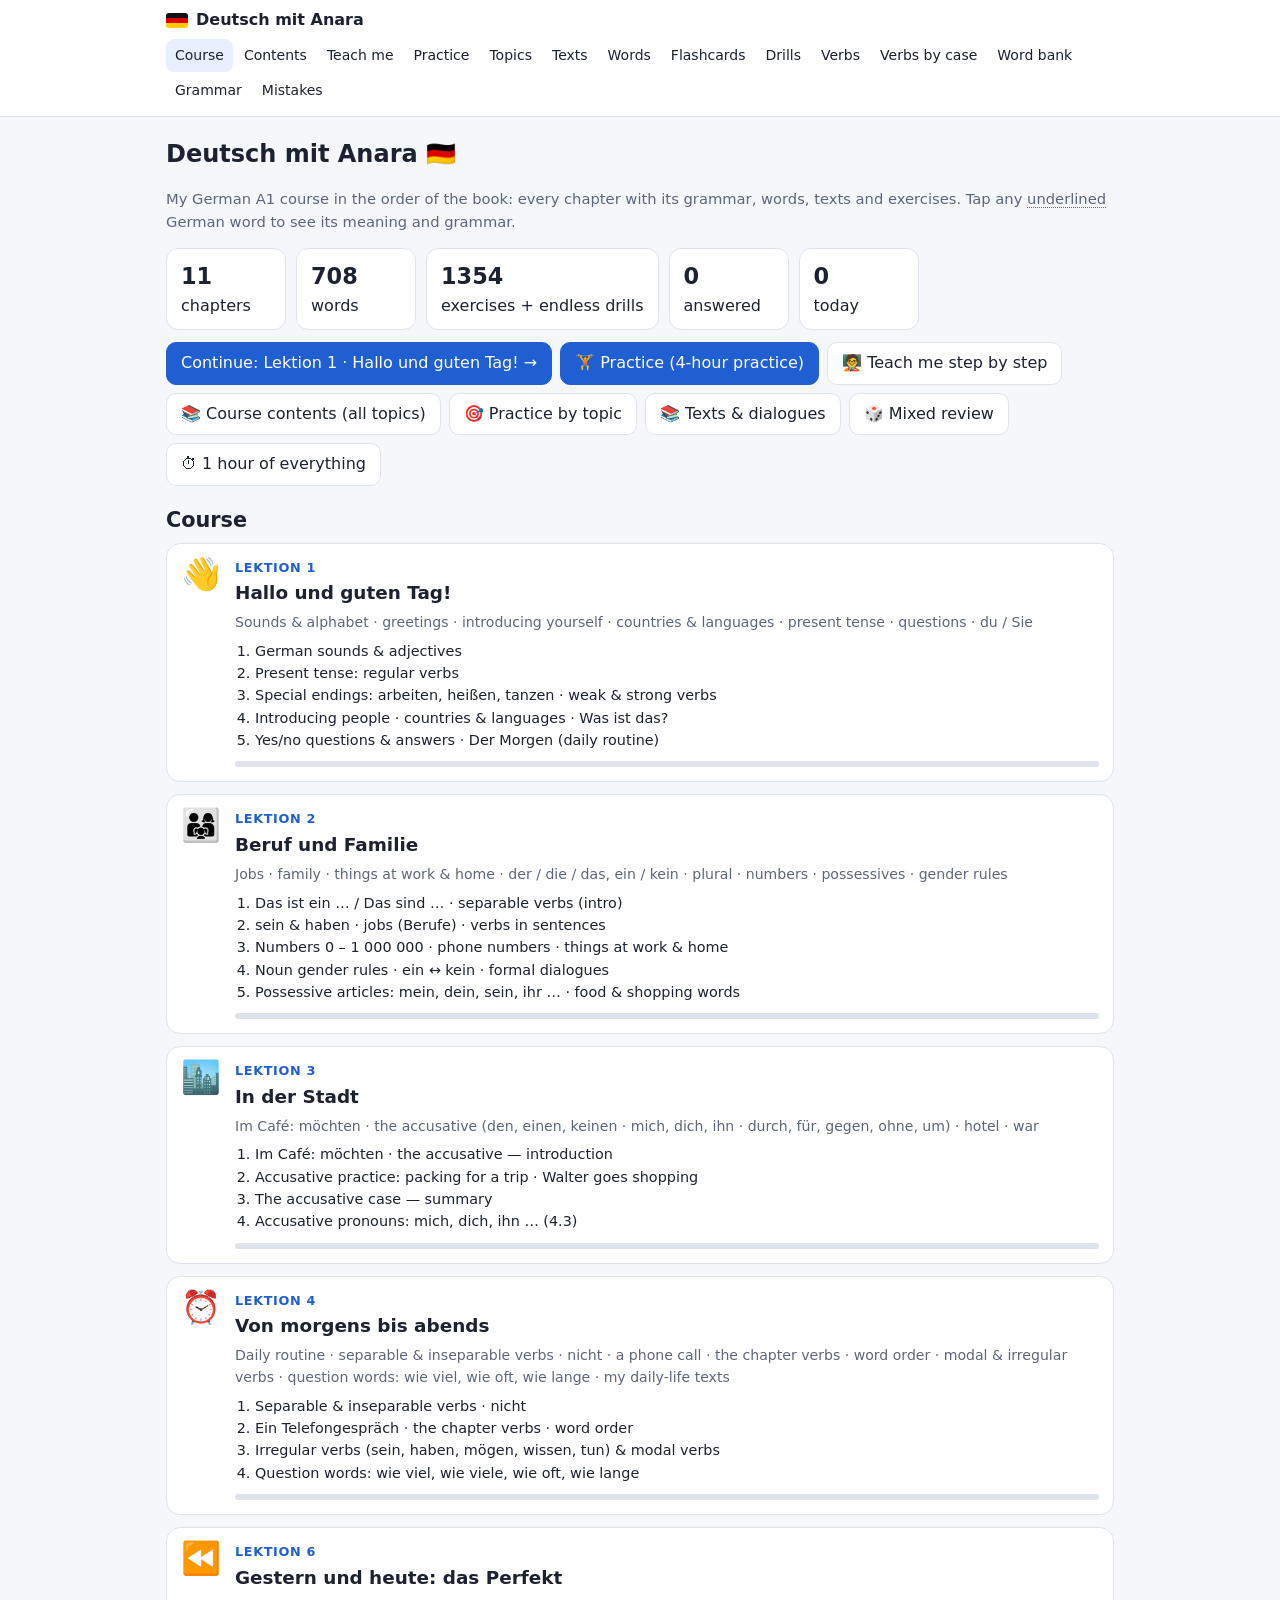
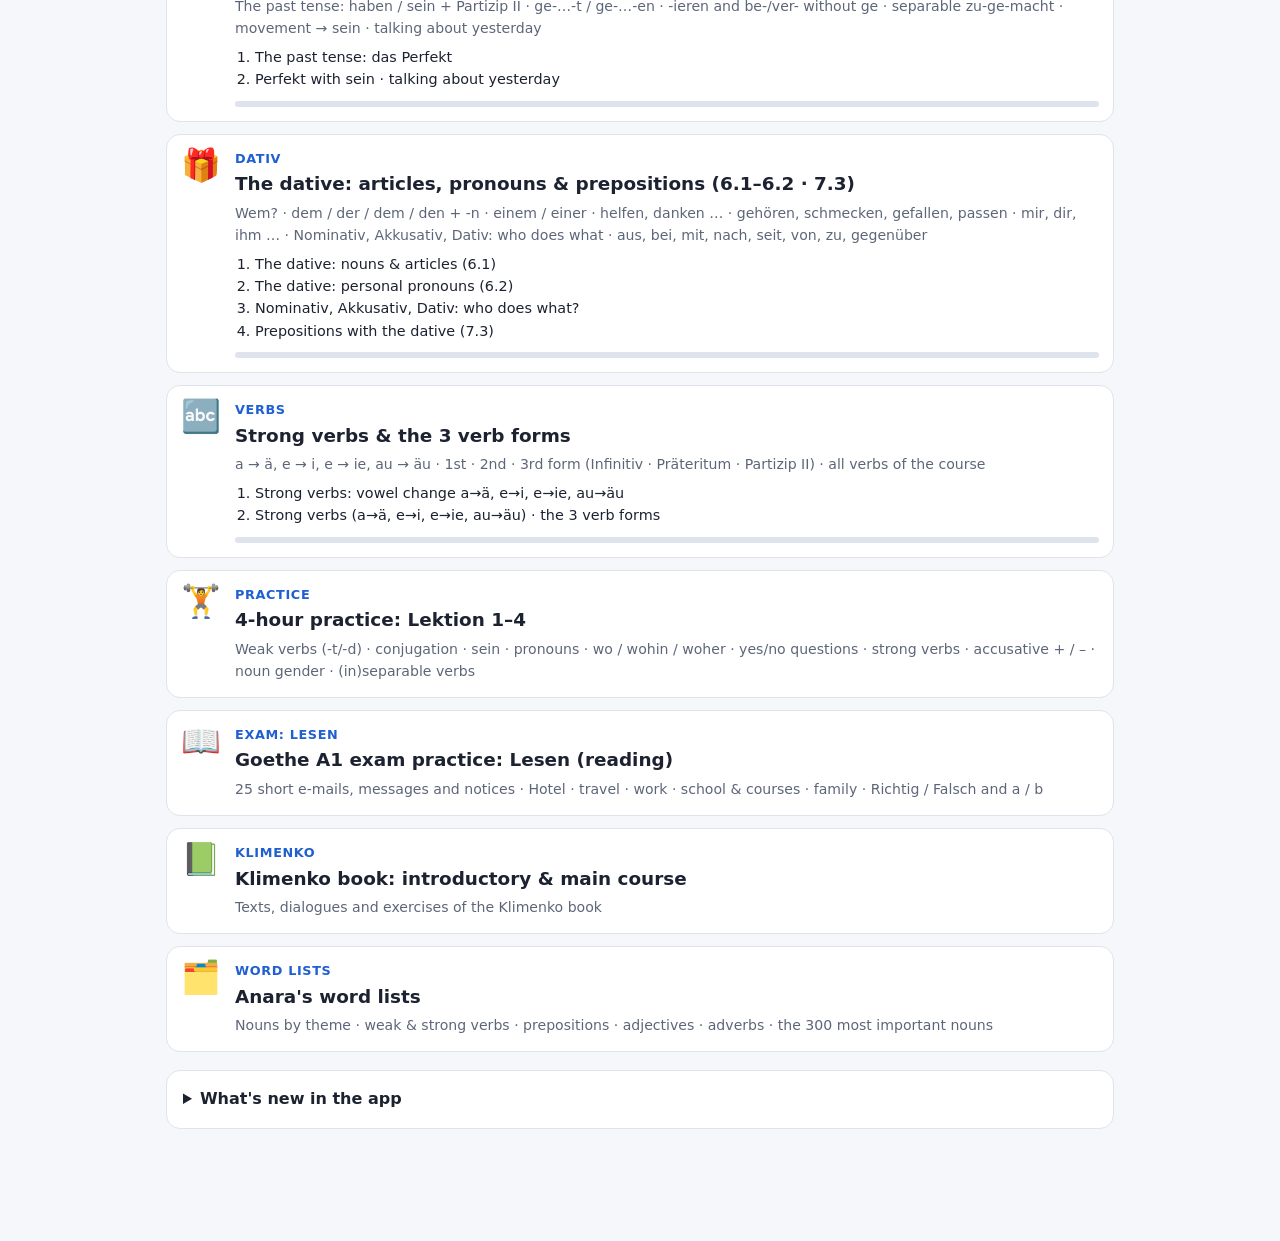
<file: class/index.html>
<!doctype html>
<html lang="en" translate="no" class="notranslate">
<head>
<meta charset="utf-8">
<meta name="google" content="notranslate">
<meta name="viewport" content="width=device-width, initial-scale=1, viewport-fit=cover">
<title>Deutsch mit Anara</title>
<meta name="description" content="Practice app for my German A1 classes with Anara Bekbolotova: grammar, word meanings and exercises for every lesson.">
<meta name="theme-color" content="#1f5fd1">
<link rel="icon" href="data:image/svg+xml,<svg xmlns='http://www.w3.org/2000/svg' viewBox='0 0 64 64'><rect width='64' height='21' fill='%23111'/><rect y='21' width='64' height='22' fill='%23d00'/><rect y='43' width='64' height='21' fill='%23fc0'/></svg>">
<style>
:root{--bg:#f6f7fb;--card:#fff;--ink:#1c2230;--mut:#5d6679;--line:#dfe3ec;--acc:#1f5fd1;--acc2:#e8f0ff;--ok:#1d8a4a;--okbg:#e6f6ec;--no:#c62828;--nobg:#fdecec;--warn:#fff4d6;--der:#1d5fd1;--die:#c62828;--das:#1d8a4a;--pl:#8a4bd1;--hl:#fff3b0}
@media (prefers-color-scheme:dark){:root:not([data-theme="light"]){--bg:#12151c;--card:#1b2029;--ink:#e8ebf2;--mut:#9aa3b5;--line:#2c3340;--acc:#6ea0ff;--acc2:#1f2a40;--ok:#4cc27d;--okbg:#16301f;--no:#ff7070;--nobg:#3a1c1c;--warn:#3a321a;--der:#7aa7ff;--die:#ff7b7b;--das:#5fd08e;--pl:#c39bff;--hl:#4a4318}}
:root[data-theme="dark"]{--bg:#12151c;--card:#1b2029;--ink:#e8ebf2;--mut:#9aa3b5;--line:#2c3340;--acc:#6ea0ff;--acc2:#1f2a40;--ok:#4cc27d;--okbg:#16301f;--no:#ff7070;--nobg:#3a1c1c;--warn:#3a321a;--der:#7aa7ff;--die:#ff7b7b;--das:#5fd08e;--pl:#c39bff;--hl:#4a4318}
*{box-sizing:border-box}
html{-webkit-text-size-adjust:100%}
body{margin:0;background:var(--bg);color:var(--ink);font:16px/1.55 system-ui,-apple-system,"Segoe UI",Roboto,Arial,sans-serif}
header{position:sticky;top:0;z-index:20;background:var(--card);border-bottom:1px solid var(--line)}
.bar{display:flex;align-items:center;gap:6px;max-width:980px;margin:auto;padding:8px 16px;flex-wrap:wrap}
.brand{font-weight:750;white-space:nowrap;text-decoration:none;color:var(--ink);display:flex;align-items:center;gap:8px}
.flag{display:inline-block;width:22px;height:15px;border-radius:3px;background:linear-gradient(#111 0 33%,#d00 33% 66%,#fc0 66%)}
nav{display:flex;gap:2px;flex-wrap:wrap;margin-left:auto}
nav a{color:var(--ink);text-decoration:none;padding:6px 9px;border-radius:8px;font-size:14px}
nav a:hover,nav a.on{background:var(--acc2)}
main{max-width:980px;margin:auto;padding:14px 16px 100px}
h1{font-size:1.5em;margin:.2em 0 .1em}h2{margin:.3em 0;font-size:1.3em}h3{margin:.4em 0 .4em;font-size:1.1em}h4{margin:.8em 0 .3em}
.card{background:var(--card);border:1px solid var(--line);border-radius:14px;padding:16px;margin:12px 0}
.muted{color:var(--mut);font-size:.92em}
.grid{display:grid;grid-template-columns:repeat(auto-fill,minmax(260px,1fr));gap:12px}
.lesson{display:block;text-decoration:none;color:var(--ink);background:var(--card);border:1px solid var(--line);border-radius:14px;padding:14px;transition:border-color .15s}
.lesson:hover{border-color:var(--acc)}
.lesson .d{font-size:.8em;color:var(--mut);text-transform:uppercase;letter-spacing:.04em}
.lesson .t{font-weight:700;margin:2px 0 6px}
.chips{display:flex;flex-wrap:wrap;gap:4px}
.chip{font-size:.78em;background:var(--acc2);border-radius:20px;padding:2px 8px}
.prog{height:6px;background:var(--line);border-radius:6px;overflow:hidden;margin-top:10px}.prog i{display:block;height:100%;background:var(--ok)}
.btn{display:inline-flex;align-items:center;justify-content:center;gap:6px;border:1px solid var(--line);background:var(--card);color:var(--ink);border-radius:10px;padding:8px 14px;font:inherit;cursor:pointer;text-decoration:none;min-height:42px}
.btn:hover{border-color:var(--acc)}.btn:disabled{opacity:.45;cursor:default}
.btn.go{background:var(--acc);color:#fff;border-color:var(--acc)}
.btn.sm{padding:4px 10px;font-size:.9em;min-height:34px}
.row{display:flex;gap:8px;flex-wrap:wrap;align-items:center;margin:8px 0}
.tabs{display:flex;gap:4px;border-bottom:1px solid var(--line);margin:10px 0 4px;overflow-x:auto}
.tabs a{padding:8px 12px;text-decoration:none;color:var(--mut);border-bottom:2px solid transparent;white-space:nowrap}
.tabs a.on{color:var(--acc);border-color:var(--acc);font-weight:600}
table{border-collapse:collapse;width:100%;margin:8px 0;font-size:.95em}
th,td{border:1px solid var(--line);padding:6px 8px;text-align:left;vertical-align:top}
th{background:var(--acc2);font-weight:600}
.tw{overflow-x:auto}
.ex{margin:4px 0;padding:6px 10px;border-left:3px solid var(--acc);background:var(--acc2);border-radius:0 8px 8px 0}
.ex .en{display:block;color:var(--mut);font-size:.88em}.ex .note{font-style:italic}.tdl{display:block;color:var(--mut);font-size:.85em;font-weight:400}
.vex{color:var(--mut);font-size:.88em}
select.btn{max-width:100%;text-overflow:ellipsis}
.cday summary{cursor:pointer;font-size:1.02em;list-style:none;display:flex;gap:8px;align-items:baseline;flex-wrap:wrap}.cday summary::-webkit-details-marker{display:none}.ctn{display:inline-flex;align-items:center;justify-content:center;min-width:2em;height:2em;border-radius:50%;background:var(--acc2);color:var(--acc);font-weight:700;font-size:.9em}.cday[open] .ctn{background:var(--acc);color:#fff}.cbody{margin-top:8px}.badge{display:inline-block;font-size:.8em;background:var(--acc2);border-radius:20px;padding:2px 9px;text-decoration:none;color:var(--ink);font-weight:400}.wrows{max-height:320px;overflow:auto;border:1px solid var(--line);border-radius:10px;padding:6px}.wrow{padding:3px 0;border-bottom:1px dashed var(--line);font-size:.93em}.pn{color:var(--mut);font-size:.85em;display:inline-block;min-width:1.8em;text-align:right;margin-right:4px}.glist{margin:4px 0;padding-left:22px}
.csearch{position:sticky;top:58px;z-index:15;background:var(--card);padding:8px 0 4px;display:flex;flex-direction:column;gap:4px}.csearch input{width:100%;font:inherit;font-size:16px;padding:12px 14px;border:2px solid var(--acc);border-radius:12px;background:var(--card);color:var(--ink)}[hidden]{display:none!important}@media (max-width:900px){.csearch{position:static}}
.voicewarn{position:fixed;left:12px;right:12px;bottom:84px;z-index:95;background:var(--warn);border:2px solid #e0a800;border-radius:12px;padding:12px 14px;box-shadow:0 8px 30px rgba(0,0,0,.2);font-size:.95em;max-width:640px;margin:auto}
.ptgrid{display:grid;grid-template-columns:repeat(auto-fill,minmax(260px,1fr));gap:12px;margin:10px 0 18px}.ptcard{position:relative;display:block;text-decoration:none;color:var(--ink);background:var(--card);border:1px solid var(--line);border-radius:14px;padding:14px 14px 12px}.ptcard:hover{border-color:var(--acc);box-shadow:0 4px 14px rgba(0,0,0,.06)}.ptn{position:absolute;top:10px;right:12px;font-weight:700;color:var(--mut)}.pti{font-size:1.8em;line-height:1}.ptt{font-weight:750;font-size:1.08em;margin:6px 0 4px}
.steps{display:flex;gap:6px;flex-wrap:wrap}.steps a{display:inline-flex;align-items:center;justify-content:center;width:2.2em;height:2.2em;border-radius:50%;border:2px solid var(--line);text-decoration:none;color:var(--ink);font-weight:700}.steps a.seen{border-color:var(--ok)}.steps a.on{background:var(--acc);border-color:var(--acc);color:#fff}.tstep{border:2px solid var(--acc)}.chk{border-top:1px solid var(--line);padding:10px 0}.chk:first-child{border-top:0}.chkfb{margin-top:6px}.chkfb.ok{color:var(--ok)}.chkfb.no{color:var(--no)}.teachbox{background:var(--acc2);border-color:var(--acc)}.tnav{justify-content:space-between;margin-top:14px}.done{background:var(--okbg)}
.ctop-h{display:flex;gap:8px;align-items:center;flex-wrap:wrap}.ctt{font-weight:750;font-size:1.05em;color:var(--ink);text-decoration:none}.ctt:hover{color:var(--acc)}.cheads{margin:8px 0 2px;padding-left:2.6em;columns:2 300px;column-gap:24px}.cheads li{break-inside:avoid;padding:2px 0}.cheads a{text-decoration:none;color:var(--ink)}.cheads a:hover{color:var(--acc);text-decoration:underline}.cw{margin-top:6px}.cw summary{cursor:pointer;color:var(--acc);font-size:.92em}.flash-hl{box-shadow:0 0 0 3px var(--acc);transition:box-shadow .4s}
.chlist{display:grid;gap:12px}.chap{display:flex;gap:14px;text-decoration:none;color:var(--ink);background:var(--card);border:1px solid var(--line);border-radius:14px;padding:14px}.chap:hover{border-color:var(--acc)}.chn{font-size:2em;line-height:1}.chb{flex:1;min-width:0}.chb .d{font-size:.8em;color:var(--acc);text-transform:uppercase;letter-spacing:.05em;font-weight:700}.chb .t{font-weight:750;font-size:1.15em;margin:2px 0 4px}.chpages{margin:6px 0 0;padding-left:20px;font-size:.9em}.chh2{margin-top:22px;border-bottom:2px solid var(--acc);padding-bottom:4px}
.wcols{display:grid;grid-template-columns:repeat(auto-fill,minmax(270px,1fr));gap:12px;align-items:start;margin:8px 0 18px}
.wcol{background:var(--card);border:1px solid var(--line);border-radius:14px;padding:10px 12px;min-width:0}
.wch{border-bottom:2px solid var(--acc);padding-bottom:6px;margin-bottom:4px}
.wl{list-style:none;margin:0 0 8px;padding:0;max-height:520px;overflow:auto}
.wl li{display:flex;gap:8px;padding:5px 0;border-bottom:1px solid var(--line)}.wl li:last-child{border-bottom:0}
.wn{color:var(--mut);font-size:.8em;min-width:1.8em;text-align:right;padding-top:3px}
.wb{flex:1;min-width:0}.we{display:block;color:var(--mut);font-size:.88em}.wf{display:block;font-size:.82em;color:var(--ink)}
.wl .spk{font-size:.8em;padding:0 2px}
.jump{display:flex;flex-wrap:wrap;gap:6px;margin:8px 0}.jump a{font-size:.9em;background:var(--acc2);border-radius:20px;padding:4px 10px;text-decoration:none;color:var(--ink)}
.num{color:var(--mut);font-size:.85em;text-align:right;width:2.2em}.vf{font-size:.88em;margin-top:3px}.vfp{font-size:.95em}.vfk{display:inline-block;font-size:.72em;border-radius:10px;padding:0 6px;margin-right:4px;background:var(--acc2);color:var(--acc);font-weight:700;text-transform:uppercase;letter-spacing:.03em}.vfk.strong,.vfk.irregular,.vfk.mixed,.vfk.modal{background:var(--nobg);color:var(--no)}.vfk.weak{background:var(--okbg);color:var(--ok)}#pop .pf{margin:4px 0;font-size:.95em}
.daybox>summary{cursor:pointer;font-weight:700;font-size:1.05em;list-style:none;display:flex;gap:8px;align-items:baseline;flex-wrap:wrap}.daybox>summary::-webkit-details-marker{display:none}.daybox>summary::before{content:'▸';color:var(--acc)}.daybox[open]>summary::before{content:'▾'}.daybox .muted{font-weight:400}.dayup{margin-top:10px;background:var(--acc2);border-radius:10px;padding:8px 12px}.dayup ul{margin:4px 0 0;padding-left:18px}
.tip{background:var(--warn);border-radius:10px;padding:10px 12px;margin:8px 0}
.tipx{margin-top:8px;background:var(--card);border-radius:8px;padding:6px 10px}.tipxh{font-weight:700;font-size:.92em;margin-bottom:2px}.tipxs{font-weight:700;font-size:.85em;color:var(--acc);margin:8px 0 2px}.txr{padding:5px 0;border-top:1px solid var(--line)}.txr:first-of-type{border-top:0}.txr .en{display:block;color:var(--mut);font-size:.88em}.txr .why{display:block;color:var(--ok);font-size:.82em}
.m{color:var(--der);font-weight:600}.f{color:var(--die);font-weight:600}.n{color:var(--das);font-weight:600}.p{color:var(--pl);font-weight:600}
.hl{background:var(--hl);border-radius:3px;padding:0 2px}
.end{color:var(--no);font-weight:700}
.spk{border:0;background:none;cursor:pointer;font-size:1em;padding:2px 5px;border-radius:6px;color:var(--ink)}.spk:hover{background:var(--acc2)}
.w{cursor:pointer;border-bottom:1px dotted var(--mut)}.w:hover{background:var(--acc2)}
.vocab{width:100%}
.vocab td:first-child{white-space:nowrap}
.q{font-size:1.2em;margin:8px 0 14px;line-height:1.6}
.opts{display:grid;gap:8px}
.opt{text-align:left;justify-content:flex-start;width:100%}
.opt.right{background:var(--okbg);border-color:var(--ok)}.opt.wrong{background:var(--nobg);border-color:var(--no)}
input.ans{font:inherit;font-size:1.05em;padding:8px 10px;border:1px solid var(--line);border-radius:8px;background:var(--bg);color:var(--ink);min-width:110px;max-width:100%}
input.ans.wide{width:100%}
input.ans.right{border-color:var(--ok);background:var(--okbg)}input.ans.wrong{border-color:var(--no);background:var(--nobg)}
.keys{display:flex;gap:4px;margin:8px 0;flex-wrap:wrap}.keys button{min-width:40px;min-height:38px;border:1px solid var(--line);border-radius:8px;background:var(--card);color:var(--ink);font:inherit;cursor:pointer}
.fb{margin-top:12px;padding:10px 12px;border-radius:10px}
.fb.ok{background:var(--okbg)}.fb.no{background:var(--nobg)}
.tok{display:inline-block;padding:6px 10px;margin:3px;border:1px solid var(--line);border-radius:8px;background:var(--card);cursor:pointer;user-select:none}
.tok.used{opacity:.25;pointer-events:none}
.built{min-height:52px;border:2px dashed var(--line);border-radius:10px;padding:6px;margin:8px 0}
.mt{display:grid;grid-template-columns:1fr 1fr;gap:8px}
.mt .btn{width:100%;min-height:46px}
.mt .btn.picked{outline:2px solid var(--acc)}.mt .btn.done{background:var(--okbg);border-color:var(--ok);opacity:.7;pointer-events:none}.mt .btn.bad{background:var(--nobg)}
.qhead{display:flex;justify-content:space-between;align-items:center;gap:8px;color:var(--mut);font-size:.9em}
.flash{min-height:220px;display:flex;flex-direction:column;align-items:center;justify-content:center;text-align:center;cursor:pointer;font-size:1.5em}
.flash .sub{font-size:.6em;color:var(--mut);margin-top:10px}
#pop{position:fixed;z-index:90;max-width:340px;background:var(--card);border:1px solid var(--line);border-radius:12px;padding:10px 12px;box-shadow:0 8px 30px rgba(0,0,0,.18);display:none}
#pop b{font-size:1.1em}
.stat{display:flex;gap:10px;flex-wrap:wrap}.stat div{background:var(--card);border:1px solid var(--line);border-radius:12px;padding:10px 14px;min-width:120px}.stat b{display:block;font-size:1.4em}
.search{width:100%;font:inherit;padding:10px 12px;border:1px solid var(--line);border-radius:10px;background:var(--card);color:var(--ink)}
.big{font-size:2em;font-weight:700;margin:10px 0}
details summary{cursor:pointer;font-weight:600}
.hide{display:none}
.vcn{color:#1d4ed8;font-weight:700}.vca{color:#c2410c;font-weight:700}.vcd{color:#15803d;font-weight:700}.vcbtn.on{outline:2px solid var(--acc)}.vch{border-left:6px solid var(--line);padding-left:10px}.vch.k-n{border-color:#1d4ed8}.vch.k-a{border-color:#c2410c}.vch.k-d{border-color:#15803d}.vch.k-ad{border-image:linear-gradient(#c2410c,#15803d) 1}.vch.k-p{border-color:#7c3aed}.vch.k-m{border-color:#64748b}
@media (max-width:560px){nav a{padding:5px 7px;font-size:13px}.q{font-size:1.1em}.mt{grid-template-columns:1fr 1fr}}

/* chat teacher (same as the main app) */
#chatBtn{position:fixed;right:16px;bottom:16px;z-index:70;width:56px;height:56px;border-radius:50%;border:0;background:var(--acc);color:#fff;font-size:26px;box-shadow:0 6px 20px rgba(0,0,0,.25);cursor:pointer;transition:opacity .25s,transform .25s}#chatBtn.moving{opacity:0;transform:scale(.6);pointer-events:none}
#chatPanel{position:fixed;right:16px;bottom:84px;z-index:71;width:min(420px,calc(100vw - 32px));height:min(600px,calc(100vh - 120px));background:var(--card);border:1px solid var(--acc);border-radius:16px;box-shadow:0 10px 36px rgba(0,0,0,.25);display:flex;flex-direction:column}#chatPanel[hidden]{display:none}
.chh{display:flex;gap:6px;align-items:center;padding:8px 10px;border-bottom:1px solid var(--line)}.chh .chgrow{flex:1}.chh b{white-space:nowrap}.chh .btn{min-height:30px;padding:2px 8px}.btn.ghost{background:transparent;border-color:transparent}
#chatMsgs{flex:1;overflow:auto;padding:10px;display:flex;flex-direction:column;gap:8px}
.cm{padding:8px 10px;border-radius:12px;max-width:92%;font-size:.94em;line-height:1.45;overflow-wrap:anywhere}.cm.user{align-self:flex-end;background:var(--acc);color:#fff}.cm.assistant{align-self:flex-start;background:var(--bg)}
.cm .chip{border:1px solid var(--line);cursor:pointer;font:inherit;font-size:.85em;margin:3px 2px;color:var(--ink)}.cm .chip.go{background:var(--acc);color:#fff;border-color:var(--acc)}.cm .chip.act{background:var(--okbg)}.cm .spk{font-size:.8em;padding:0 2px}
.chq{display:flex;gap:4px;flex-wrap:wrap;padding:0 8px}.chq:empty{display:none}.chq .chip{border:1px solid var(--acc);cursor:pointer;font:inherit;font-size:.85em;margin:4px 0;background:var(--acc2);color:var(--ink)}
.chmic{display:flex;flex-direction:column;gap:4px}.chmic .btn{padding:4px 8px;min-height:30px}#chatMic.on{background:#e53935;color:#fff}.chlive{padding:0 10px;font-size:.85em}.chlive:empty{display:none}
.chi{display:flex;gap:6px;padding:8px;border-top:1px solid var(--line);align-items:flex-end}.chi textarea{flex:1;min-width:0;border:1px solid var(--line);border-radius:10px;padding:8px;font:inherit;font-size:16px;background:var(--card);color:var(--ink);resize:none}
@media (max-width:620px){#chatPanel{right:8px;left:8px;width:auto;bottom:80px;height:calc(100vh - 130px)}#chatBtn{right:12px;bottom:12px}}
</style>
</head>
<body>
<header><div class="bar">
  <a class="brand" href="#/"><span class="flag"></span>Deutsch mit Anara</a>
  <nav id="nav">
    <a href="#/" data-r="home">Course</a>
    <a href="#/contents" data-r="contents">Contents</a>
    <a href="#/teach" data-r="teach">Teach me</a>
    <a href="#/practice" data-r="practice">Practice</a>
    <a href="#/topics" data-r="topics">Topics</a>
    <a href="#/texts" data-r="texts">Texts</a>
    <a href="#/words" data-r="words">Words</a>
    <a href="#/flash" data-r="flash">Flashcards</a>
    <a href="#/drills" data-r="drills">Drills</a>
    <a href="#/verbs" data-r="verbs">Verbs</a>
    <a href="#/vcases" data-r="vcases">Verbs by case</a>
    <a href="#/bank" data-r="bank">Word bank</a>
    <a href="#/grammar" data-r="grammar">Grammar</a>
    <a href="#/mistakes" data-r="mistakes">Mistakes</a>
  </nav>
</div></header>
<main id="app"><p class="muted">Loading…</p></main>
<div id="pop"></div>

<!-- Data: shared verb list, then one file per class. To add a new class: create lessons/LNN.js and add a script line below. -->
<script src="data/translations.js?v=20261101134859"></script>
<script src="data/tipx.js?v=20261101134859"></script>
<script src="data/forms.js?v=20261101134859"></script>
<script src="data/xdict.js?v=20261101134859"></script>
<script src="data/course.js?v=20261101134859"></script>
<script src="data/helpers.js?v=20261101134859"></script>
<script src="data/guides.js?v=20261101134859"></script>
<script src="data/updates.js?v=20261101134859"></script>
<script src="data/verbs.js?v=20261101134859"></script>
<script src="data/vcases.js?v=20261101134859"></script>
<script src="data/wordbank.js?v=20261101134859"></script>
<script src="lessons/L01.js?v=20261101134859"></script>
<script src="lessons/L02.js?v=20261101134859"></script>
<script src="lessons/L03.js?v=20261101134859"></script>
<script src="lessons/L04.js?v=20261101134859"></script>
<script src="lessons/L05.js?v=20261101134859"></script>
<script src="lessons/L06.js?v=20261101134859"></script>
<script src="lessons/L07.js?v=20261101134859"></script>
<script src="lessons/L08.js?v=20261101134859"></script>
<script src="lessons/L09.js?v=20261101134859"></script>
<script src="lessons/L10.js?v=20261101134859"></script>
<script src="lessons/L11.js?v=20261101134859"></script>
<script src="lessons/L12.js?v=20261101134859"></script>
<script src="lessons/L13.js?v=20261101134859"></script>
<script src="lessons/L14.js?v=20261101134859"></script>
<script src="lessons/L15.js?v=20261101134859"></script>
<script src="lessons/L16.js?v=20261101134859"></script>
<script src="lessons/L17.js?v=20261101134859"></script>
<script src="lessons/L18.js?v=20261101134859"></script>
<script src="lessons/L19.js?v=20261101134859"></script>
<script src="lessons/L20.js?v=20261101134859"></script>
<script src="lessons/L21.js?v=20261101134859"></script>
<script src="lessons/L22.js?v=20261101134859"></script>
<script src="lessons/L23.js?v=20261101134859"></script>
<script src="lessons/L24.js?v=20261101134859"></script>
<script src="lessons/L25.js?v=20261101134859"></script>
<script src="lessons/L26.js?v=20261101134859"></script>
<script src="texts/S1_spektrum_L1.js?v=20261101134859"></script>
<script src="texts/S2_spektrum_L2.js?v=20261101134859"></script>
<script src="texts/S3_spektrum_L3.js?v=20261101134859"></script>
<script src="texts/S9_klimenko.js?v=20261101134859"></script>
<script src="texts/S10_klimenko_main.js?v=20261101134859"></script>
<script src="texts/S12_alltag.js?v=20261101134859"></script>
<script src="texts/S13_lesen.js?v=20261101134859"></script>
<script src="topics/T01_sounds.js?v=20261101134859"></script>
<script src="topics/T02_regular.js?v=20261101134859"></script>
<script src="topics/T03_tds.js?v=20261101134859"></script>
<script src="topics/T04_sein.js?v=20261101134859"></script>
<script src="topics/T05_questions.js?v=20261101134859"></script>
<script src="topics/T06_strong.js?v=20261101134859"></script>
<script src="topics/T07_dusie.js?v=20261101134859"></script>
<script src="topics/T08_nouns.js?v=20261101134859"></script>
<script src="topics/T09_negation.js?v=20261101134859"></script>
<script src="topics/T10_gender.js?v=20261101134859"></script>
<script src="topics/T11_adjectives.js?v=20261101134859"></script>
<script src="topics/T12_separable.js?v=20261101134859"></script>
<script src="topics/T13_akkusativ.js?v=20261101134859"></script>
<script src="topics/T14_possessive.js?v=20261101134859"></script>
<script src="topics/T15_numbers.js?v=20261101134859"></script>
<script src="topics/T16_jobs.js?v=20261101134859"></script>
<script src="topics/T17_family.js?v=20261101134859"></script>
<script src="topics/T18_countries.js?v=20261101134859"></script>
<script src="topics/T19_moechten.js?v=20261101134859"></script>
<script src="topics/T20_wordbank.js?v=20261101134859"></script>
<script src="topics/T21_stadt.js?v=20261101134859"></script>
<script src="topics/T22_klimenko.js?v=20261101134859"></script>
<script src="topics/T23_klimenko_main.js?v=20261101134859"></script>
<script src="topics/T24_practice4h.js?v=20261101134859"></script>
<script src="topics/T25_dativ.js?v=20261101134859"></script>
<script src="topics/T26_dprep.js?v=20261101134859"></script>
<script src="topics/T27_vcase.js?v=20261101134859"></script>
<script src="topics/T28_perfekt.js?v=20261101134859"></script>
<script src="topics/T29_lesen.js?v=20261101134859"></script>
<script src="app.js?v=20261101134859"></script>
<script src="chat.js?v=20261101134859"></script>
</body>
</html>
</file>
